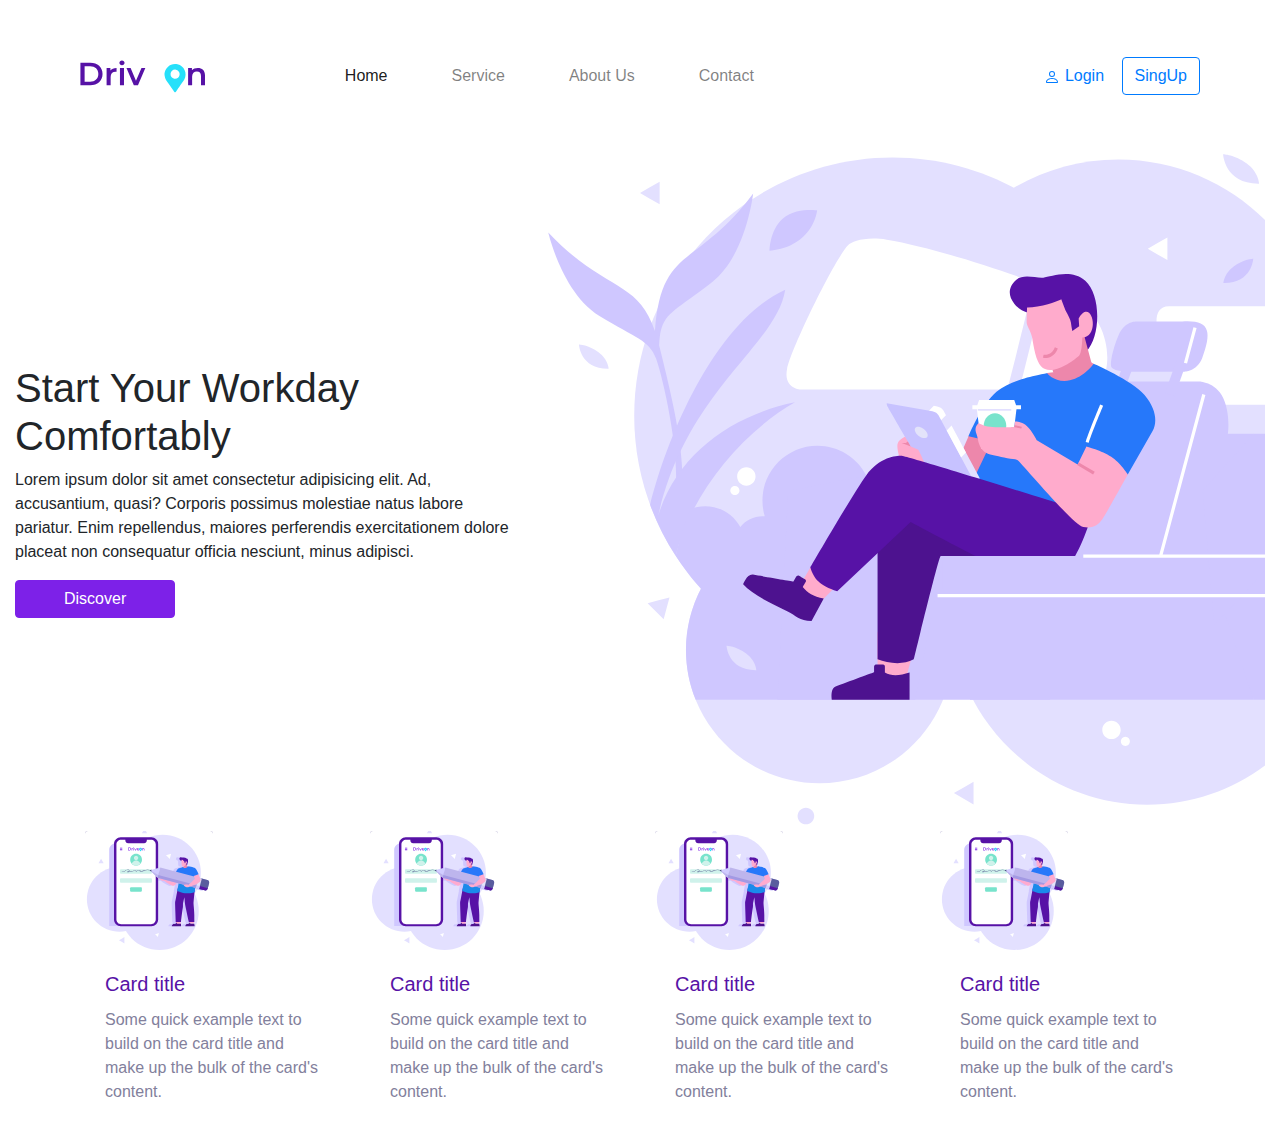
<file: index.html>
<!doctype html>
<html lang="en">
  <head>
    <!-- Required meta tags -->
    <meta charset="utf-8">
    <meta name="viewport" content="width=device-width, initial-scale=1, shrink-to-fit=no">

    <!-- Bootstrap CSS -->
    <link rel="stylesheet" href="css/bootstrap.min.css">
    <link rel="stylesheet" href="css/app.css">

    <title>Site Ecoin</title>
  </head>
  <body>
 <header class="header py-5">
   
   
    
                <nav class="navbar navbar-expand-lg navbar-light bg-header">
<img src="images/logo.svg" alt="">
  <button class="navbar-toggler" type="button" data-toggle="collapse" data-target="#navbarSupportedContent" aria-controls="navbarSupportedContent" aria-expanded="false" aria-label="Toggle navigation">
    <span class="navbar-toggler-icon"></span>
  </button>

  <div class="collapse navbar-collapse" id="navbarSupportedContent">

    <ul class="navbar-nav mr-auto offset-1">
      <li class="nav-item active ml-5">
        <a class="nav-link" href="#">Home <span class="sr-only">(current)</span></a>
      </li>
      <li class="nav-item ml-5">
        <a class="nav-link" href="#">Service</a>
      </li>
          <li class="nav-item ml-5">
        <a class="nav-link" href="#">About Us</a>
      </li>

          <li class="nav-item ml-5">
        <a class="nav-link" href="#">Contact</a>
      </li>
    </ul>
    
    <div class="login">
      <a href="#" class="btn btn-link">
        <svg width="1em" height="1em" viewBox="0 0 16 16" class="bi bi-person" fill="currentColor" xmlns="http://www.w3.org/2000/svg">
  <path fill-rule="evenodd" d="M10 5a2 2 0 1 1-4 0 2 2 0 0 1 4 0zM8 8a3 3 0 1 0 0-6 3 3 0 0 0 0 6zm6 5c0 1-1 1-1 1H3s-1 0-1-1 1-4 6-4 6 3 6 4zm-1-.004c-.001-.246-.154-.986-.832-1.664C11.516 10.68 10.289 10 8 10c-2.29 0-3.516.68-4.168 1.332-.678.678-.83 1.418-.832 1.664h10z"/>
</svg>
      Login</a>
      <a href="#" class="btn btn-outline-primary">SingUp</a>
    </div>
  </div>
</nav>

 
 </header>

 <section class="starter">
   <div class="container-fluid">
    <div class="row justify-content-center align-items-center">
      <div class="col-5">
       <div class="ready ">
          <h1 class="text-capitalize">Start your workday comfortably</h1>
        <p>
          Lorem ipsum dolor sit amet consectetur adipisicing elit. Ad, accusantium, quasi? Corporis possimus molestiae natus labore pariatur. Enim repellendus, maiores perferendis exercitationem dolore placeat non consequatur officia nesciunt, minus adipisci.
        </p>
        <a href="#" class="btn btn-mybutton pl-5 pr-5">Discover</a>
       </div>
      </div>
      <div class="col-7">
        <img src="images/workday.svg" class="img-fluid float-right" alt="">
      </div>
     
    </div>
   </div>
 </section>


 <section class="news">
   <div class="container">
     <div class="row row-cols-1 row-cols-sm-2 row-cols-md-4">
       <div class="col-3">
         <div class="card border-0" >
  <img src="images/account.svg" class="card-img-top w-50" alt="...">
  <div class="card-body">
    <h5 class="card-title text-brand">Card title</h5>
    <p class="card-text text-para">Some quick example text to build on the card title and make up the bulk of the card's content.</p>
   
  </div>
</div>
       </div>

              <div class="col-3">
         <div class="car border-0" >
  <img src="images/account.svg" class="card-img-top w-50" alt="...">
  <div class="card-body">
    <h5 class="card-title text-brand">Card title</h5>
    <p class="card-text text-para">Some quick example text to build on the card title and make up the bulk of the card's content.</p>
    
  </div>
</div>
       </div>

              <div class="col-3">
         <div class="card border-0" >
  <img src="images/account.svg" class="card-img-top w-50" alt="...">
  <div class="card-body">
    <h5 class="card-title text-brand">Card title</h5>
    <p class="card-text text-para">Some quick example text to build on the card title and make up the bulk of the card's content.</p>
    
  </div>
</div>
       </div>

              <div class="col-3">
         <div class="card border-0" >
  <img src="images/account.svg" class="card-img-top w-50" alt="...">
  <div class="card-body">
    <h5 class="card-title text-brand">Card title</h5>
    <p class="card-text text-para">Some quick example text to build on the card title and make up the bulk of the card's content.</p>
    
  </div>
</div>
       </div>
   
     </div>
   </div>
 </section>



    <!-- Optional JavaScript -->
    <!-- jQuery first, then Popper.js, then Bootstrap JS -->
    <script src="js/jquery-3.5.1.min.js"></script>
    <script src="js/popper.min.js"></script>
    <script src="js/bootstrap.min.js"></script>
  </body>
</html>
</file>
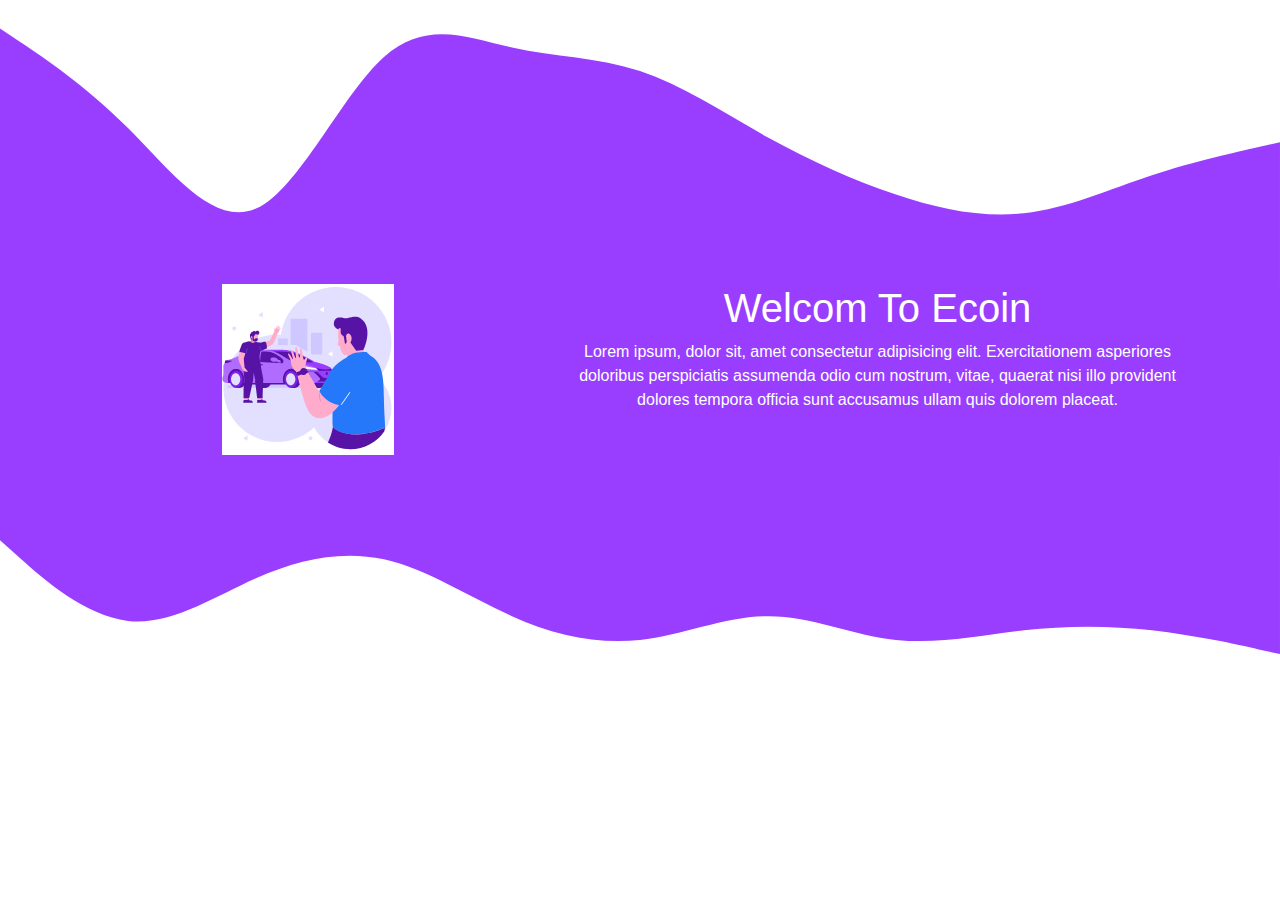
<file: curve.html>
<!DOCTYPE html>
<html>
<head>
	<meta charset="utf-8">
	<meta http-equiv="X-UA-Compatible" content="IE=edge">
	<title></title>
	    <link rel="stylesheet" href="css/bootstrap.min.css">
	<link rel="stylesheet" href="css/curve.css">
</head>
<body>
	


<div class="curved upper">
	<svg xmlns="http://www.w3.org/2000/svg" viewBox="0 0 1440 320"><path fill="#993DFF" fill-opacity="1" d="M0,32L24,48C48,64,96,96,144,144C192,192,240,256,288,234.7C336,213,384,107,432,64C480,21,528,43,576,53.3C624,64,672,64,720,80C768,96,816,128,864,154.7C912,181,960,203,1008,218.7C1056,235,1104,245,1152,240C1200,235,1248,213,1296,197.3C1344,181,1392,171,1416,165.3L1440,160L1440,320L1416,320C1392,320,1344,320,1296,320C1248,320,1200,320,1152,320C1104,320,1056,320,1008,320C960,320,912,320,864,320C816,320,768,320,720,320C672,320,624,320,576,320C528,320,480,320,432,320C384,320,336,320,288,320C240,320,192,320,144,320C96,320,48,320,24,320L0,320Z"></path></svg>
</div>

<div class="curved">
	<div class="container">
	 <div class="row">
	   <div class="col-7 order-2">
	   	
	<h1>Welcom To Ecoin</h1>
	<p>Lorem ipsum, dolor sit, amet consectetur adipisicing elit. Exercitationem asperiores doloribus perspiciatis assumenda odio cum nostrum, vitae, quaerat nisi illo provident dolores tempora officia sunt accusamus ullam quis dolorem placeat.</p>
	

	   </div>
	   <div class="col-5 order-first"><img src="images/meet.svg" alt=""></div>
	 
	 </div>
	</div>

</div>

<div class="curved upper">
	
	<svg xmlns="http://www.w3.org/2000/svg" viewBox="0 0 1440 320"><path fill="#993DFF" fill-opacity="1" d="M0,96L24,117.3C48,139,96,181,144,186.7C192,192,240,160,288,138.7C336,117,384,107,432,117.3C480,128,528,160,576,181.3C624,203,672,213,720,208C768,203,816,181,864,181.3C912,181,960,203,1008,208C1056,213,1104,203,1152,197.3C1200,192,1248,192,1296,197.3C1344,203,1392,213,1416,218.7L1440,224L1440,0L1416,0C1392,0,1344,0,1296,0C1248,0,1200,0,1152,0C1104,0,1056,0,1008,0C960,0,912,0,864,0C816,0,768,0,720,0C672,0,624,0,576,0C528,0,480,0,432,0C384,0,336,0,288,0C240,0,192,0,144,0C96,0,48,0,24,0L0,0Z"></path></svg>

</div>


</body>
</html>
</file>
<file: css/app.css>
.header{
	width: 90%;
    margin: auto;
 
}
.bg-header{
	    background-color: #fff!important;
}

.btn-mybutton{
 color: #fff;
    background-color: #7D21E8;
    border-color: #7D21E8;
}

.btn-mybutton:hover {
    color: #fff;
    background-color: #B06BFF;
    border-color: #B06BFF;
}


.text-brand {
    color: #5712A6!important;
}

.text-para {
    color: #82809C!important;
}
</file>
<file: css/curve.css>
body{
	width: 100vw;
	height: 100vh;
	margin: 0;
	overflow: hidden;
}

.curved{
	position: relative;
	background-color: #993DFF;
	color: #fff;
	text-align: center;
	overflow: hidden;
}


.h-50{
	height: 50px;
}
.curved svg{
	display: block;
}

.upper{
	background-color: #fff;
}
</file>
